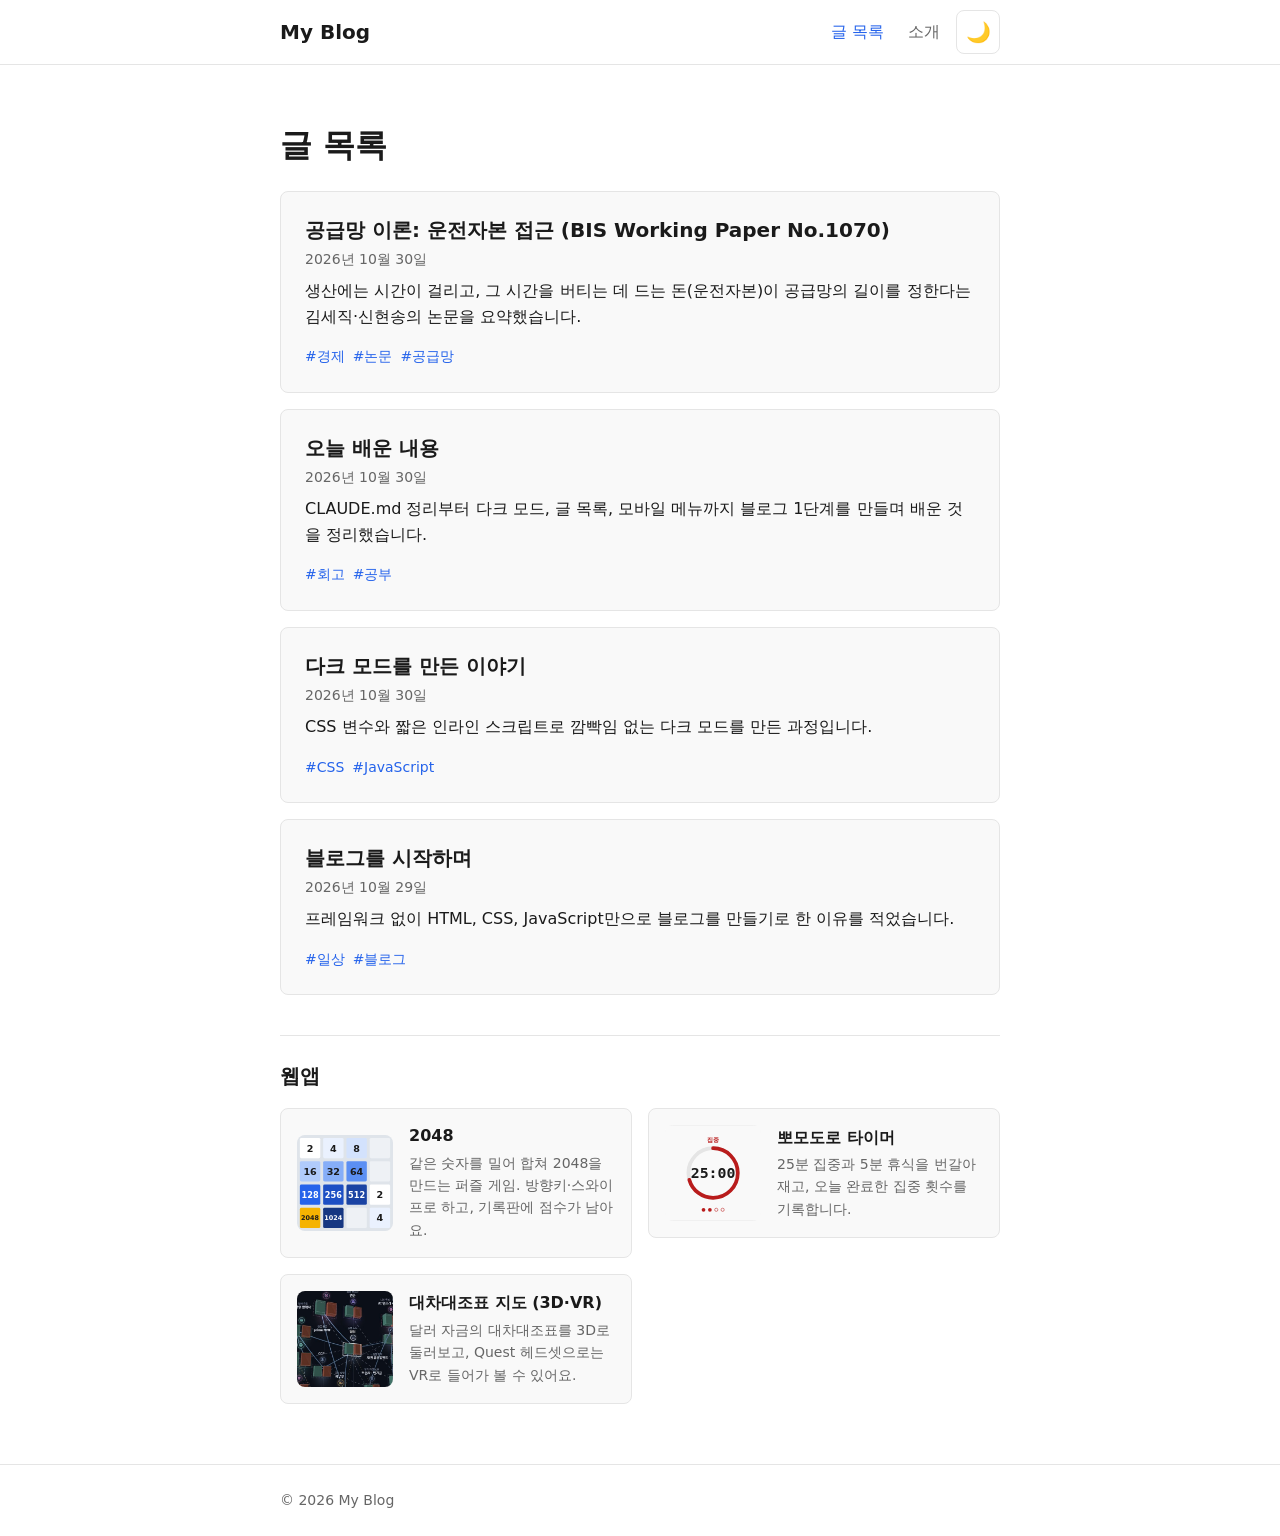
<file: index.html>
<!DOCTYPE html>
<html lang="ko">
<head>
  <meta charset="UTF-8">
  <meta name="viewport" content="width=device-width, initial-scale=1">
  <script>
    // 깜빡임(FOUC) 방지: 저장된 선택 → 시스템 설정 순서로 테마를 정한다.
    (() => {
      let theme = null;
      try {
        theme = localStorage.getItem('theme');
      } catch (error) {
        theme = null;
      }
      if (theme !== 'light' && theme !== 'dark') {
        theme = window.matchMedia('(prefers-color-scheme: dark)').matches ? 'dark' : 'light';
      }
      document.documentElement.dataset.theme = theme;
    })();
  </script>
  <meta name="description" content="My Blog의 글 목록">
  <title>My Blog</title>
  <link rel="stylesheet" href="css/reset.css">
  <link rel="stylesheet" href="css/variables.css">
  <link rel="stylesheet" href="css/style.css">
  <script src="js/theme.js" defer></script>
  <script src="js/main.js" defer></script>
  <script type="module" src="js/posts.js"></script>
</head>
<body>
  <header class="site-header">
    <div class="container site-header__inner">
      <a class="site-header__title" href="index.html">My Blog</a>
      <button class="theme-toggle" type="button" aria-label="다크 모드로 전환">🌙</button>
      <button class="nav-toggle" type="button" aria-controls="site-nav" aria-expanded="false" aria-label="메뉴 열기">☰</button>
      <nav class="nav" id="site-nav" aria-label="주 메뉴">
        <ul class="nav__list">
          <li><a class="nav__link nav__link--active" href="index.html" aria-current="page">글 목록</a></li>
          <li><a class="nav__link" href="about.html">소개</a></li>
        </ul>
      </nav>
    </div>
  </header>

  <main class="main">
    <div class="container">
      <h1 class="page-title">글 목록</h1>
      <div class="post-list-area" aria-live="polite">
        <p class="page-text">글을 불러오는 중입니다…</p>
      </div>

      <section class="app-section" aria-labelledby="apps-title">
        <h2 class="app-section__title" id="apps-title">웹앱</h2>
        <ul class="app-list">
          <li>
            <article class="app-card">
              <img class="app-card__image" src="apps/game-2048/preview.svg" alt="2048 게임 화면 미리보기: 숫자 타일이 놓인 4×4 게임판" width="400" height="400" loading="lazy">
              <div class="app-card__body">
                <h3 class="app-card__title"><a class="app-card__link" href="apps/game-2048/">2048</a></h3>
                <p class="app-card__desc">같은 숫자를 밀어 합쳐 2048을 만드는 퍼즐 게임. 방향키·스와이프로 하고, 기록판에 점수가 남아요.</p>
              </div>
            </article>
          </li>
          <li>
            <article class="app-card">
              <img class="app-card__image" src="apps/pomodoro/preview.svg" alt="빨간 진행 링 안에 25:00이 표시된 뽀모도로 타이머 화면" width="640" height="360" loading="lazy">
              <div class="app-card__body">
                <h3 class="app-card__title"><a class="app-card__link" href="apps/pomodoro/">뽀모도로 타이머</a></h3>
                <p class="app-card__desc">25분 집중과 5분 휴식을 번갈아 재고, 오늘 완료한 집중 횟수를 기록합니다.</p>
              </div>
            </article>
          </li>
          <li>
            <article class="app-card">
              <img class="app-card__image" src="apps/balance-map/preview.svg" alt="어두운 공간에 연준, 달러, 은행 등 주체마다 초록·주황 상자 한 쌍이 떠 있고 선으로 이어진 3D 지도" width="640" height="360" loading="lazy">
              <div class="app-card__body">
                <h3 class="app-card__title"><a class="app-card__link" href="https://classicbob0202-design.github.io/balance-map-vr/">대차대조표 지도 (3D·VR)</a></h3>
                <p class="app-card__desc">달러 자금의 대차대조표를 3D로 둘러보고, Quest 헤드셋으로는 VR로 들어가 볼 수 있어요.</p>
              </div>
            </article>
          </li>
        </ul>
      </section>
    </div>
  </main>

  <footer class="site-footer">
    <div class="container">
      <p>© 2026 My Blog</p>
    </div>
  </footer>
</body>
</html>
</file>
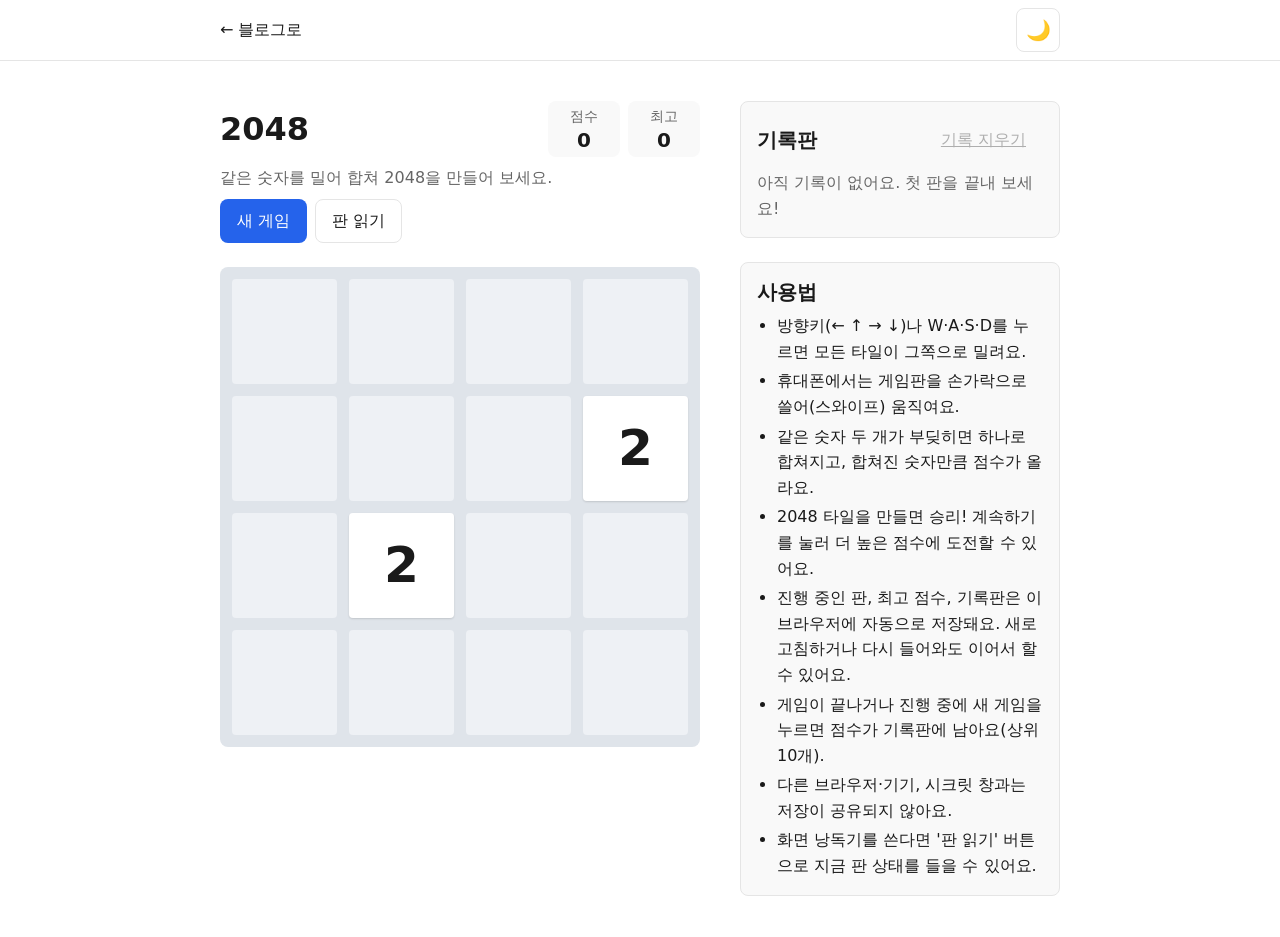
<file: apps/game-2048/index.html>
<!DOCTYPE html>
<html lang="ko">
<head>
  <meta charset="UTF-8">
  <meta name="viewport" content="width=device-width, initial-scale=1">
  <script>
    // 깜빡임(FOUC) 방지: 저장된 선택 → 시스템 설정 순서로 테마를 정한다.
    (() => {
      let theme = null;
      try {
        theme = localStorage.getItem('theme');
      } catch (error) {
        theme = null;
      }
      if (theme !== 'light' && theme !== 'dark') {
        theme = window.matchMedia('(prefers-color-scheme: dark)').matches ? 'dark' : 'light';
      }
      document.documentElement.dataset.theme = theme;
    })();
  </script>
  <meta name="color-scheme" content="light dark">
  <meta name="description" content="같은 숫자를 밀어 합쳐 2048을 만드는 퍼즐 게임">
  <title>2048 · My Blog</title>
  <link rel="stylesheet" href="style.css">
  <script src="theme.js" defer></script>
  <script type="module" src="main.js"></script>
</head>
<body>
  <header class="top-bar">
    <div class="top-bar__inner">
      <a class="top-bar__back" href="../../">← 블로그로</a>
      <button class="theme-toggle" type="button" aria-label="다크 모드로 전환">🌙</button>
    </div>
  </header>

  <main class="game-page">
    <div class="game-page__play">
      <div class="game-header">
        <h1 class="game-header__title">2048</h1>
        <div class="score-board">
          <div class="score-box score-box--current">
            <span class="score-box__label">점수</span>
            <span class="score-box__value" id="score-value">0</span>
            <span class="score-box__gain" aria-hidden="true"></span>
          </div>
          <div class="score-box score-box--best">
            <span class="score-box__label">최고</span>
            <span class="score-box__value" id="best-value">0</span>
          </div>
        </div>
        <p class="game-header__intro">같은 숫자를 밀어 합쳐 2048을 만들어 보세요.</p>
        <div class="game-header__actions">
          <button class="button button--primary" type="button" id="new-game">새 게임</button>
          <button class="button button--secondary" type="button" id="read-board">판 읽기</button>
        </div>
      </div>

      <div class="game-board" id="game-board" role="group" aria-label="2048 게임판"
           aria-describedby="game-board-desc" tabindex="-1">
        <div class="game-board__grid" aria-hidden="true">
          <div class="game-board__cell"></div>
          <div class="game-board__cell"></div>
          <div class="game-board__cell"></div>
          <div class="game-board__cell"></div>
          <div class="game-board__cell"></div>
          <div class="game-board__cell"></div>
          <div class="game-board__cell"></div>
          <div class="game-board__cell"></div>
          <div class="game-board__cell"></div>
          <div class="game-board__cell"></div>
          <div class="game-board__cell"></div>
          <div class="game-board__cell"></div>
          <div class="game-board__cell"></div>
          <div class="game-board__cell"></div>
          <div class="game-board__cell"></div>
          <div class="game-board__cell"></div>
        </div>
        <div class="game-board__tiles" aria-hidden="true"></div>
        <div class="game-message" role="dialog" aria-modal="true"
             aria-labelledby="game-message-title" aria-describedby="game-message-text" hidden>
          <h2 class="game-message__title" id="game-message-title"></h2>
          <p class="game-message__text" id="game-message-text"></p>
          <div class="game-message__actions"></div>
        </div>
      </div>
      <p class="visually-hidden" id="game-board-desc">방향키나 W·A·S·D, 스와이프로 타일을 움직여요. 판 상태는 '판 읽기' 버튼으로 들을 수 있어요.</p>
    </div>

    <aside class="game-page__side">
      <section class="records" aria-labelledby="records-title">
        <div class="records__head">
          <h2 class="records__title" id="records-title">기록판</h2>
          <button class="button button--text records__reset" type="button">기록 지우기</button>
        </div>
        <ol class="records__list"></ol>
        <p class="records__empty">아직 기록이 없어요. 첫 판을 끝내 보세요!</p>
      </section>

      <section class="help" aria-labelledby="help-title">
        <h2 class="help__title" id="help-title">사용법</h2>
        <ul class="help__list">
          <li class="help__item">방향키(← ↑ → ↓)나 W·A·S·D를 누르면 모든 타일이 그쪽으로 밀려요.</li>
          <li class="help__item">휴대폰에서는 게임판을 손가락으로 쓸어(스와이프) 움직여요.</li>
          <li class="help__item">같은 숫자 두 개가 부딪히면 하나로 합쳐지고, 합쳐진 숫자만큼 점수가 올라요.</li>
          <li class="help__item">2048 타일을 만들면 승리! 계속하기를 눌러 더 높은 점수에 도전할 수 있어요.</li>
          <li class="help__item">진행 중인 판, 최고 점수, 기록판은 이 브라우저에 자동으로 저장돼요. 새로고침하거나 다시 들어와도 이어서 할 수 있어요.</li>
          <li class="help__item">게임이 끝나거나 진행 중에 새 게임을 누르면 점수가 기록판에 남아요(상위 10개).</li>
          <li class="help__item">다른 브라우저·기기, 시크릿 창과는 저장이 공유되지 않아요.</li>
          <li class="help__item">화면 낭독기를 쓴다면 '판 읽기' 버튼으로 지금 판 상태를 들을 수 있어요.</li>
        </ul>
      </section>
    </aside>
  </main>

  <p class="visually-hidden" id="announcer" aria-live="polite"></p>
</body>
</html>
</file>
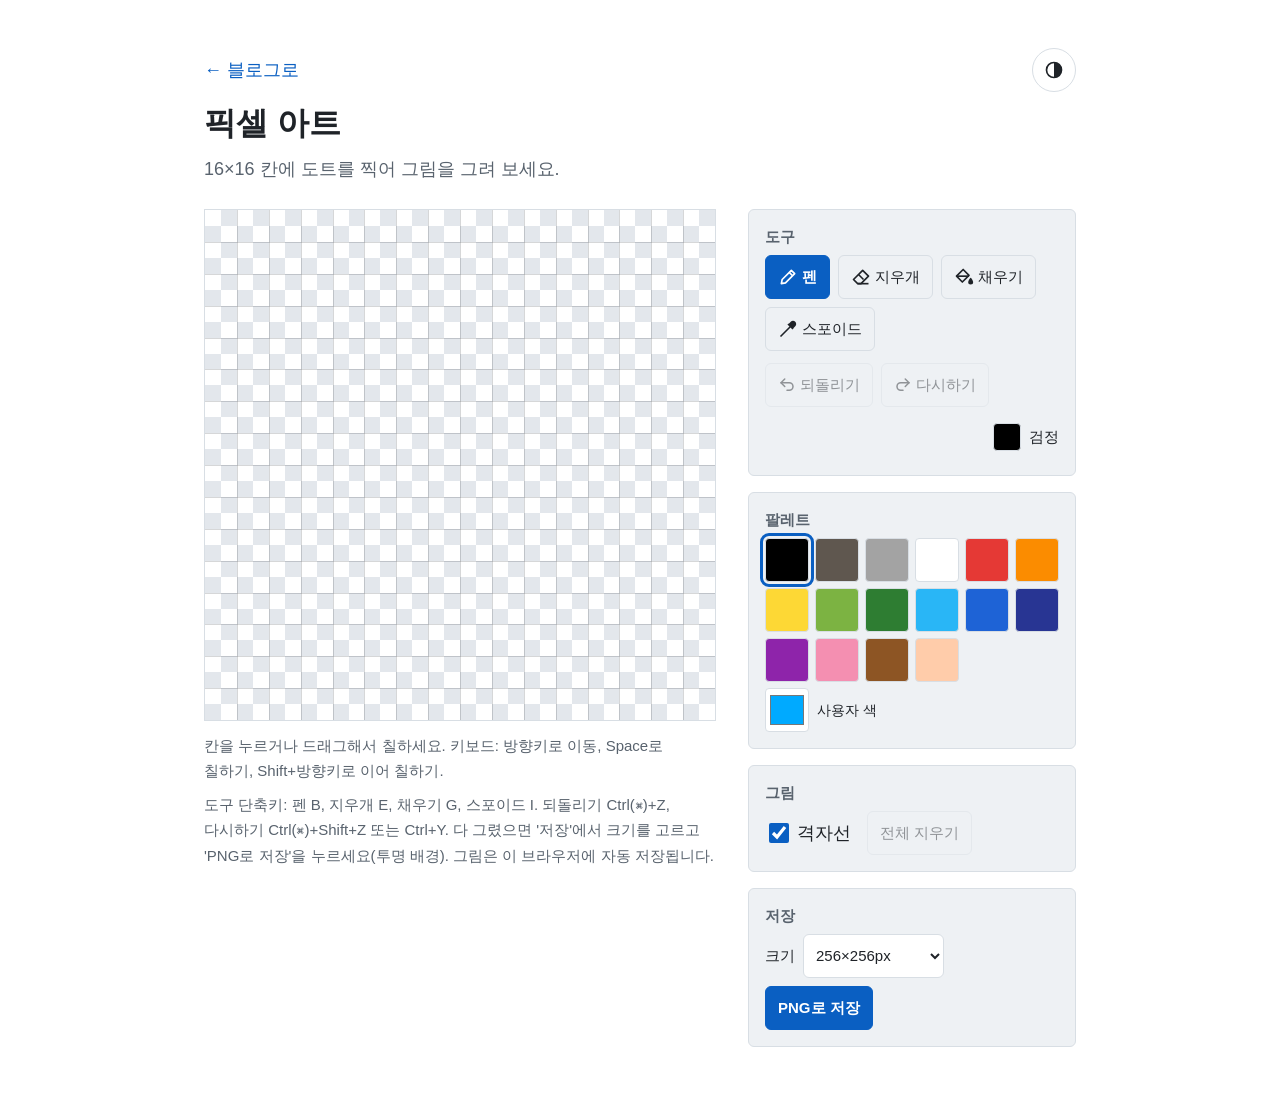
<file: apps/pixel-art/index.html>
<!doctype html>
<html lang="ko">
<head>
  <script>
    (function () {
      var theme;
      try {
        theme = localStorage.getItem('theme');
      } catch (e) {}
      if (theme !== 'light' && theme !== 'dark') {
        theme = window.matchMedia('(prefers-color-scheme: dark)').matches ? 'dark' : 'light';
      }
      document.documentElement.setAttribute('data-theme', theme);
    })();
  </script>
  <meta charset="utf-8">
  <meta name="viewport" content="width=device-width, initial-scale=1">
  <meta name="color-scheme" content="light dark">
  <meta name="description" content="16×16 격자에 도트를 찍어 그리고 PNG로 저장하는 픽셀 아트 에디터">
  <title>픽셀 아트 · 내 블로그</title>
  <link rel="stylesheet" href="style.css">
  <script type="module" src="main.js"></script>
</head>
<body>
  <div class="page">
    <header class="app-header">
      <nav class="app-nav">
        <a class="back-link" href="../../">← 블로그로</a>
        <button class="theme-toggle" type="button" aria-label="다크 모드" aria-pressed="false" title="다크 모드 전환">
          <svg aria-hidden="true" viewBox="0 0 24 24" width="20" height="20">
            <circle cx="12" cy="12" r="9" fill="none" stroke="currentColor" stroke-width="2"/>
            <path d="M12 3a9 9 0 0 1 0 18z" fill="currentColor"/>
          </svg>
        </button>
      </nav>
      <h1 class="app-title">픽셀 아트</h1>
      <p class="app-intro">16×16 칸에 도트를 찍어 그림을 그려 보세요.</p>
    </header>

    <main class="editor">
      <div class="canvas-area">
        <canvas id="canvas" class="pixel-canvas" tabindex="0" role="application" aria-roledescription="픽셀 그림판" aria-label="16×16 그림판" aria-describedby="canvas-help usage-help"></canvas>
        <p class="canvas-help" id="canvas-help">칸을 누르거나 드래그해서 칠하세요. 키보드: 방향키로 이동, Space로 칠하기, Shift+방향키로 이어 칠하기.</p>
        <p class="canvas-help" id="usage-help">도구 단축키: 펜 B, 지우개 E, 채우기 G, 스포이드 I. 되돌리기 Ctrl(⌘)+Z, 다시하기 Ctrl(⌘)+Shift+Z 또는 Ctrl+Y. 다 그렸으면 '저장'에서 크기를 고르고 'PNG로 저장'을 누르세요(투명 배경). 그림은 이 브라우저에 자동 저장됩니다.</p>
      </div>

      <div class="panel">
        <section class="panel-section" aria-labelledby="tools-title">
          <h2 class="panel-title" id="tools-title">도구</h2>
          <div class="tool-row" role="group" aria-label="도구">
            <button type="button" class="tool-button" data-tool="pen" aria-pressed="true" title="펜 (B)">
              <svg aria-hidden="true" viewBox="0 0 24 24" width="20" height="20" fill="none" stroke="currentColor" stroke-width="2" stroke-linejoin="round">
                <path d="M4 20l1-5L16 4l4 4L9 19z"/>
                <path d="M13.5 6.5l4 4"/>
              </svg>
              <span>펜</span>
            </button>
            <button type="button" class="tool-button" data-tool="eraser" aria-pressed="false" title="지우개 (E)">
              <svg aria-hidden="true" viewBox="0 0 24 24" width="20" height="20" fill="none" stroke="currentColor" stroke-width="2" stroke-linejoin="round">
                <path d="M8 20l-5-5L14 4l7 7-9 9z"/>
                <path d="M8 20h13"/>
                <path d="M9 9l6 6"/>
              </svg>
              <span>지우개</span>
            </button>
            <button type="button" class="tool-button" data-tool="fill" aria-pressed="false" title="채우기 (G)">
              <svg aria-hidden="true" viewBox="0 0 24 24" width="20" height="20" fill="none" stroke="currentColor" stroke-width="2" stroke-linejoin="round">
                <path d="M11 3L3 11l7 7 8-8z"/>
                <path d="M3 11h15"/>
                <path d="M20 14c0 0 2 2.5 2 4a2 2 0 0 1-4 0c0-1.5 2-4 2-4z" fill="currentColor"/>
              </svg>
              <span>채우기</span>
            </button>
            <button type="button" class="tool-button" data-tool="picker" aria-pressed="false" title="스포이드 (I)">
              <svg aria-hidden="true" viewBox="0 0 24 24" width="20" height="20" fill="none" stroke="currentColor" stroke-width="2" stroke-linejoin="round">
                <path d="M14 6l4 4"/>
                <path d="M16 4a2.8 2.8 0 0 1 4 4l-2 2-4-4z" fill="currentColor"/>
                <path d="M15 9L6 18l-3 3"/>
                <path d="M12 6l6 6"/>
              </svg>
              <span>스포이드</span>
            </button>
          </div>
          <div class="action-row">
            <button type="button" class="button secondary" id="undo" disabled title="되돌리기 (Ctrl+Z)">
              <svg aria-hidden="true" viewBox="0 0 24 24" width="18" height="18" fill="none" stroke="currentColor" stroke-width="2" stroke-linecap="round" stroke-linejoin="round">
                <path d="M9 14L4 9l5-5"/>
                <path d="M4 9h11a5 5 0 0 1 0 10h-3"/>
              </svg>
              <span>되돌리기</span>
            </button>
            <button type="button" class="button secondary" id="redo" disabled title="다시하기 (Ctrl+Shift+Z)">
              <svg aria-hidden="true" viewBox="0 0 24 24" width="18" height="18" fill="none" stroke="currentColor" stroke-width="2" stroke-linecap="round" stroke-linejoin="round">
                <path d="M15 14l5-5-5-5"/>
                <path d="M20 9H9a5 5 0 0 0 0 10h3"/>
              </svg>
              <span>다시하기</span>
            </button>
            <p class="color-chip">
              <span class="chip-swatch" id="chip-swatch" aria-hidden="true"></span>
              <span><span class="sr-only">현재 색: </span><span id="chip-label">검정</span></span>
            </p>
          </div>
        </section>

        <section class="panel-section" aria-labelledby="palette-title">
          <h2 class="panel-title" id="palette-title">팔레트</h2>
          <div class="palette" id="palette" role="group" aria-label="팔레트">
            <label class="custom-color" id="custom-color-label">
              <input type="color" id="custom-color" value="#00aaff">
              <span>사용자 색</span>
            </label>
          </div>
        </section>

        <section class="panel-section" aria-labelledby="canvas-options-title">
          <h2 class="panel-title" id="canvas-options-title">그림</h2>
          <div class="action-row">
            <label class="check-label">
              <input type="checkbox" id="show-grid" checked>
              <span>격자선</span>
            </label>
            <button type="button" class="button secondary" id="clear" disabled>전체 지우기</button>
          </div>
        </section>

        <section class="panel-section" aria-labelledby="export-title">
          <h2 class="panel-title" id="export-title">저장</h2>
          <div class="action-row">
            <label class="select-label" for="export-scale">크기</label>
            <select id="export-scale" class="select">
              <option value="1">16×16px (원본)</option>
              <option value="8">128×128px</option>
              <option value="16" selected>256×256px</option>
              <option value="32">512×512px</option>
            </select>
            <button type="button" class="button primary" id="save-png">PNG로 저장</button>
          </div>
        </section>
      </div>

      <p class="sr-only" id="announcer" aria-live="polite"></p>
    </main>
  </div>
</body>
</html>
</file>
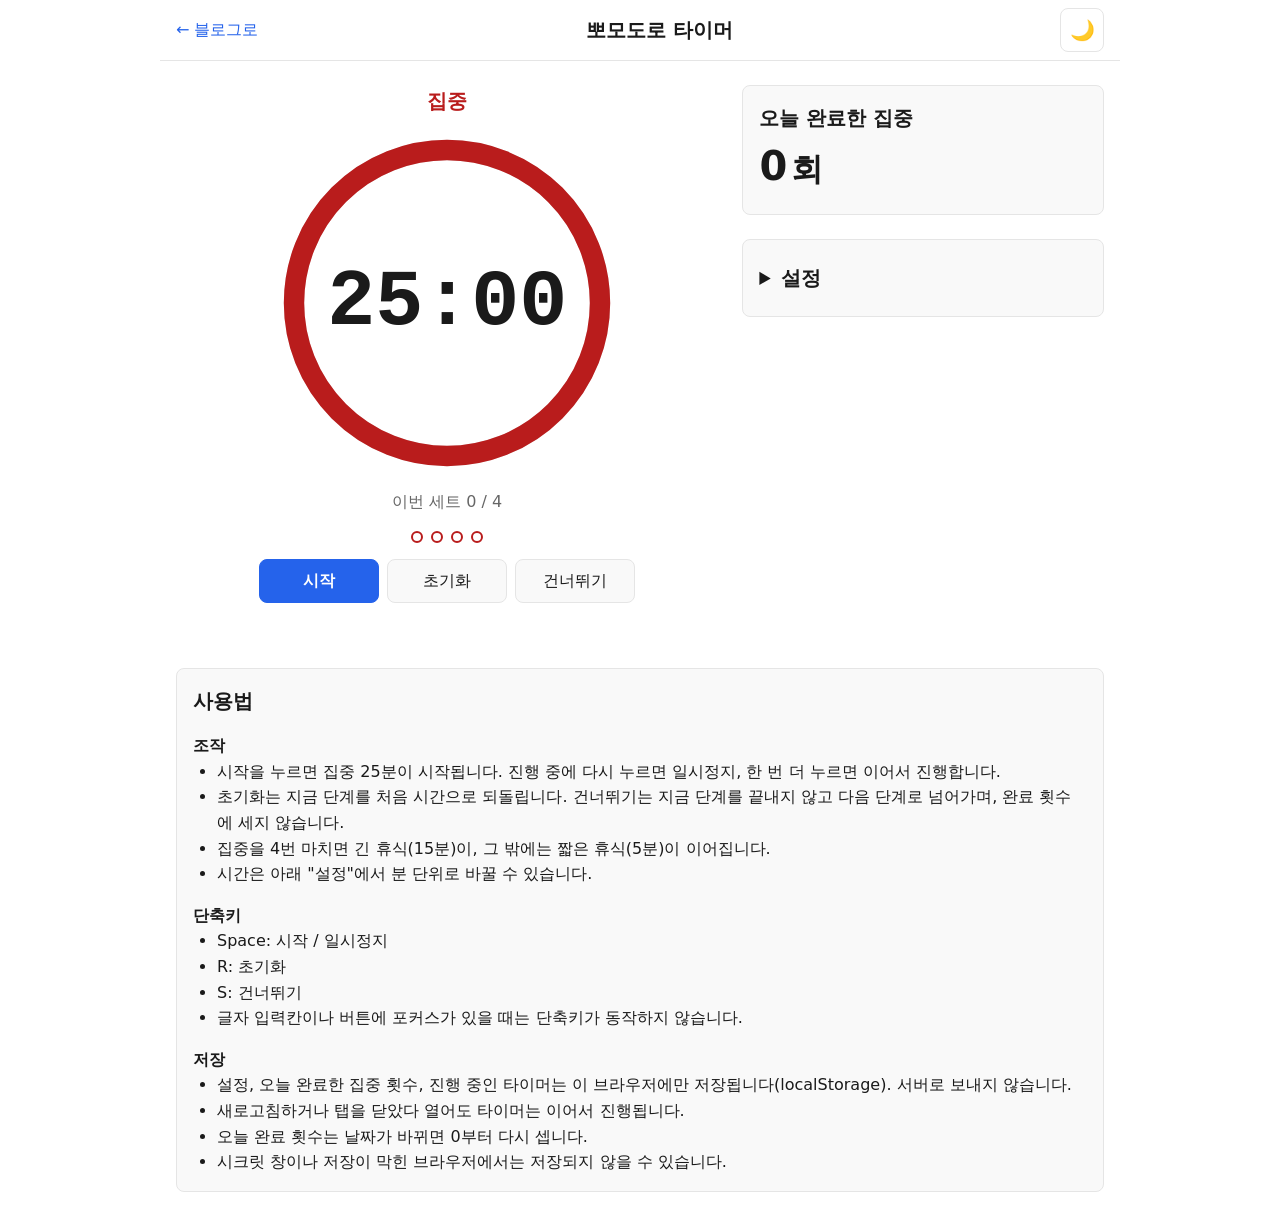
<file: apps/pomodoro/index.html>
<!doctype html>
<html lang="ko" data-theme="light">
<head>
  <meta charset="utf-8">
  <meta name="viewport" content="width=device-width, initial-scale=1">
  <title>25:00 집중 - 뽀모도로</title>
  <meta name="description" content="집중과 휴식을 번갈아 재는 뽀모도로 타이머">
  <script>
    // 깜빡임(FOUC) 방지: 저장된 선택 → 시스템 설정 순서로 테마를 정한다.
    (() => {
      let theme = null;
      try {
        theme = localStorage.getItem('theme');
      } catch (error) {
        theme = null;
      }
      if (theme !== 'light' && theme !== 'dark') {
        theme = window.matchMedia('(prefers-color-scheme: dark)').matches ? 'dark' : 'light';
      }
      document.documentElement.dataset.theme = theme;
    })();
  </script>
  <link rel="stylesheet" href="style.css">
  <script src="theme.js" defer></script>
  <script type="module" src="main.js"></script>
</head>
<body>
  <header class="app-header">
    <a class="app-header__back" href="../../">← 블로그로</a>
    <h1 class="app-header__title">뽀모도로 타이머</h1>
    <button class="theme-toggle" type="button" aria-label="다크 모드로 전환">🌙</button>
  </header>

  <main class="app">
    <section class="timer timer--focus" aria-labelledby="timer-phase">
      <p class="timer__phase" id="timer-phase">집중</p>
      <div class="timer__dial">
        <svg class="timer__ring" viewBox="0 0 100 100" aria-hidden="true" focusable="false">
          <circle class="timer__ring-track" cx="50" cy="50" r="45"></circle>
          <circle class="timer__ring-progress" cx="50" cy="50" r="45"></circle>
        </svg>
        <p class="timer__time">25:00</p>
      </div>
      <p class="timer__set">이번 세트 <span class="timer__set-count">0</span> / <span class="timer__set-total">4</span></p>
      <div class="timer__dots" aria-hidden="true"></div>
      <div class="timer__controls">
        <button class="button button--primary" type="button" data-action="toggle">시작</button>
        <button class="button" type="button" data-action="reset">초기화</button>
        <button class="button" type="button" data-action="skip">건너뛰기</button>
      </div>
      <p class="timer__message"></p>
      <p class="visually-hidden" aria-live="polite" data-role="announcer"></p>
    </section>

    <aside class="side">
      <section class="today" aria-labelledby="today-title">
        <h2 class="today__title" id="today-title">오늘 완료한 집중</h2>
        <p class="today__count"><span class="today__number">0</span>회</p>
      </section>

      <details class="settings">
        <summary class="settings__summary">설정</summary>
        <form class="settings__form" novalidate>
          <div class="settings__field">
            <label class="settings__label" for="focus-min">집중 (분, 1~90)</label>
            <input class="settings__input" id="focus-min" name="focusMin" type="number"
                   inputmode="numeric" min="1" max="90" step="1" aria-describedby="focus-min-error">
            <p class="settings__error" id="focus-min-error"></p>
          </div>
          <div class="settings__field">
            <label class="settings__label" for="short-min">짧은 휴식 (분, 1~30)</label>
            <input class="settings__input" id="short-min" name="shortMin" type="number"
                   inputmode="numeric" min="1" max="30" step="1" aria-describedby="short-min-error">
            <p class="settings__error" id="short-min-error"></p>
          </div>
          <div class="settings__field">
            <label class="settings__label" for="long-min">긴 휴식 (분, 1~60)</label>
            <input class="settings__input" id="long-min" name="longMin" type="number"
                   inputmode="numeric" min="1" max="60" step="1" aria-describedby="long-min-error">
            <p class="settings__error" id="long-min-error"></p>
          </div>
          <div class="settings__field">
            <label class="settings__label" for="long-every">긴 휴식까지 집중 횟수 (2~8)</label>
            <input class="settings__input" id="long-every" name="longEvery" type="number"
                   inputmode="numeric" min="2" max="8" step="1" aria-describedby="long-every-error">
            <p class="settings__error" id="long-every-error"></p>
          </div>
          <label class="settings__check"><input class="settings__checkbox" type="checkbox" name="autoStart"> 다음 단계 자동 시작</label>
          <label class="settings__check"><input class="settings__checkbox" type="checkbox" name="sound"> 끝날 때 소리 내기</label>
          <label class="settings__check"><input class="settings__checkbox" type="checkbox" name="notify"> 브라우저 알림 받기</label>
          <p class="settings__note"></p>
          <button class="button button--primary" type="submit">설정 저장</button>
          <p class="settings__status" aria-live="polite"></p>
        </form>
      </details>
    </aside>

    <section class="help" aria-labelledby="help-title">
      <h2 class="help__title" id="help-title">사용법</h2>
      <h3 class="help__subtitle">조작</h3>
      <ul class="help__list">
        <li class="help__item">시작을 누르면 집중 <span class="help__value" data-help="focusMin">25</span>분이 시작됩니다. 진행 중에 다시 누르면 일시정지, 한 번 더 누르면 이어서 진행합니다.</li>
        <li class="help__item">초기화는 지금 단계를 처음 시간으로 되돌립니다. 건너뛰기는 지금 단계를 끝내지 않고 다음 단계로 넘어가며, 완료 횟수에 세지 않습니다.</li>
        <li class="help__item">집중을 <span class="help__value" data-help="longEvery">4</span>번 마치면 긴 휴식(<span class="help__value" data-help="longMin">15</span>분)이, 그 밖에는 짧은 휴식(<span class="help__value" data-help="shortMin">5</span>분)이 이어집니다.</li>
        <li class="help__item">시간은 아래 "설정"에서 분 단위로 바꿀 수 있습니다.</li>
      </ul>
      <h3 class="help__subtitle">단축키</h3>
      <ul class="help__list">
        <li class="help__item">Space: 시작 / 일시정지</li>
        <li class="help__item">R: 초기화</li>
        <li class="help__item">S: 건너뛰기</li>
        <li class="help__item">글자 입력칸이나 버튼에 포커스가 있을 때는 단축키가 동작하지 않습니다.</li>
      </ul>
      <h3 class="help__subtitle">저장</h3>
      <ul class="help__list">
        <li class="help__item">설정, 오늘 완료한 집중 횟수, 진행 중인 타이머는 이 브라우저에만 저장됩니다(localStorage). 서버로 보내지 않습니다.</li>
        <li class="help__item">새로고침하거나 탭을 닫았다 열어도 타이머는 이어서 진행됩니다.</li>
        <li class="help__item">오늘 완료 횟수는 날짜가 바뀌면 0부터 다시 셉니다.</li>
        <li class="help__item">시크릿 창이나 저장이 막힌 브라우저에서는 저장되지 않을 수 있습니다.</li>
      </ul>
    </section>
  </main>
</body>
</html>
</file>
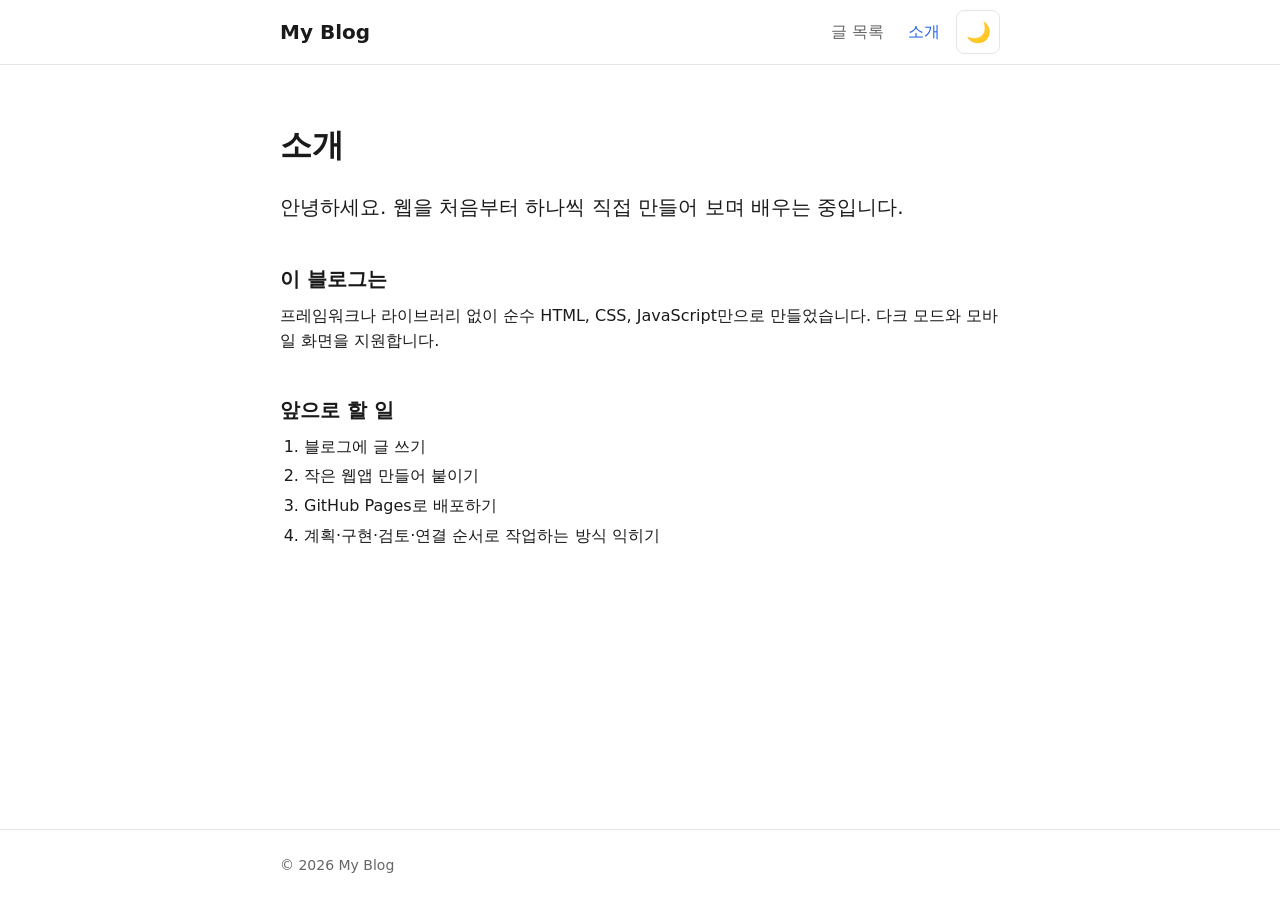
<file: about.html>
<!DOCTYPE html>
<html lang="ko">
<head>
  <meta charset="UTF-8">
  <meta name="viewport" content="width=device-width, initial-scale=1">
  <script>
    // 깜빡임(FOUC) 방지: 저장된 선택 → 시스템 설정 순서로 테마를 정한다.
    (() => {
      let theme = null;
      try {
        theme = localStorage.getItem('theme');
      } catch (error) {
        theme = null;
      }
      if (theme !== 'light' && theme !== 'dark') {
        theme = window.matchMedia('(prefers-color-scheme: dark)').matches ? 'dark' : 'light';
      }
      document.documentElement.dataset.theme = theme;
    })();
  </script>
  <meta name="description" content="My Blog 소개">
  <title>소개 - My Blog</title>
  <link rel="stylesheet" href="css/reset.css">
  <link rel="stylesheet" href="css/variables.css">
  <link rel="stylesheet" href="css/style.css">
  <script src="js/theme.js" defer></script>
  <script src="js/main.js" defer></script>
</head>
<body>
  <header class="site-header">
    <div class="container site-header__inner">
      <a class="site-header__title" href="index.html">My Blog</a>
      <button class="theme-toggle" type="button" aria-label="다크 모드로 전환">🌙</button>
      <button class="nav-toggle" type="button" aria-controls="site-nav" aria-expanded="false" aria-label="메뉴 열기">☰</button>
      <nav class="nav" id="site-nav" aria-label="주 메뉴">
        <ul class="nav__list">
          <li><a class="nav__link" href="index.html">글 목록</a></li>
          <li><a class="nav__link nav__link--active" href="about.html" aria-current="page">소개</a></li>
        </ul>
      </nav>
    </div>
  </header>

  <main class="main">
    <article class="container about">
      <h1 class="page-title">소개</h1>
      <p class="about__lead">안녕하세요. 웹을 처음부터 하나씩 직접 만들어 보며 배우는 중입니다.</p>

      <section class="about__section" aria-labelledby="about-blog">
        <h2 class="about__heading" id="about-blog">이 블로그는</h2>
        <p>프레임워크나 라이브러리 없이 순수 HTML, CSS, JavaScript만으로 만들었습니다. 다크 모드와 모바일 화면을 지원합니다.</p>
      </section>

      <section class="about__section" aria-labelledby="about-plan">
        <h2 class="about__heading" id="about-plan">앞으로 할 일</h2>
        <ol class="about__list">
          <li>블로그에 글 쓰기</li>
          <li>작은 웹앱 만들어 붙이기</li>
          <li>GitHub Pages로 배포하기</li>
          <li>계획·구현·검토·연결 순서로 작업하는 방식 익히기</li>
        </ol>
      </section>
    </article>
  </main>

  <footer class="site-footer">
    <div class="container">
      <p>© 2026 My Blog</p>
    </div>
  </footer>
</body>
</html>
</file>
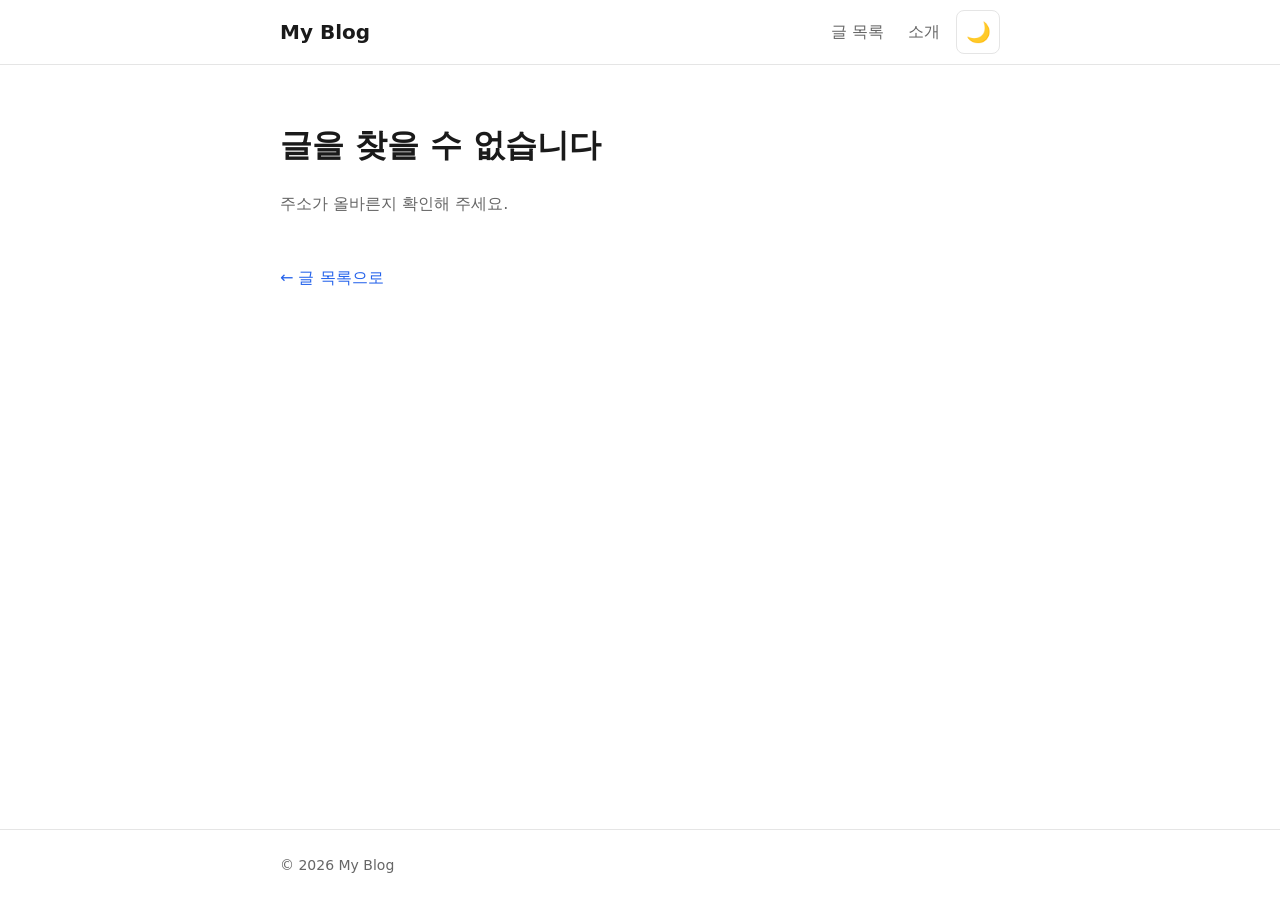
<file: post.html>
<!DOCTYPE html>
<html lang="ko">
<head>
  <meta charset="UTF-8">
  <meta name="viewport" content="width=device-width, initial-scale=1">
  <script>
    // 깜빡임(FOUC) 방지: 저장된 선택 → 시스템 설정 순서로 테마를 정한다.
    (() => {
      let theme = null;
      try {
        theme = localStorage.getItem('theme');
      } catch (error) {
        theme = null;
      }
      if (theme !== 'light' && theme !== 'dark') {
        theme = window.matchMedia('(prefers-color-scheme: dark)').matches ? 'dark' : 'light';
      }
      document.documentElement.dataset.theme = theme;
    })();
  </script>
  <meta name="description" content="My Blog의 글">
  <title>글 - My Blog</title>
  <link rel="stylesheet" href="css/reset.css">
  <link rel="stylesheet" href="css/variables.css">
  <link rel="stylesheet" href="css/style.css">
  <script src="js/theme.js" defer></script>
  <script src="js/main.js" defer></script>
  <script type="module" src="js/posts.js"></script>
</head>
<body>
  <header class="site-header">
    <div class="container site-header__inner">
      <a class="site-header__title" href="index.html">My Blog</a>
      <button class="theme-toggle" type="button" aria-label="다크 모드로 전환">🌙</button>
      <button class="nav-toggle" type="button" aria-controls="site-nav" aria-expanded="false" aria-label="메뉴 열기">☰</button>
      <nav class="nav" id="site-nav" aria-label="주 메뉴">
        <ul class="nav__list">
          <li><a class="nav__link" href="index.html">글 목록</a></li>
          <li><a class="nav__link" href="about.html">소개</a></li>
        </ul>
      </nav>
    </div>
  </header>

  <main class="main">
    <article class="container post-detail" aria-live="polite">
      <p class="page-text">글을 불러오는 중입니다…</p>
    </article>
  </main>

  <footer class="site-footer">
    <div class="container">
      <p>© 2026 My Blog</p>
    </div>
  </footer>
</body>
</html>
</file>
<file: css/variables.css>
/* 색상·폰트·간격 변수 (라이트/다크 테마) */
:root {
  /* 색상 */
  --bg: #ffffff;
  --text: #1a1a1a;
  --text-muted: #666666;
  --accent: #2563eb;
  --border: #e5e5e5;
  --card-bg: #f9f9f9;

  /* 폰트 */
  --font-base: system-ui, -apple-system, "Segoe UI", "Apple SD Gothic Neo", "Malgun Gothic", sans-serif;
  --font-mono: ui-monospace, "Cascadia Code", Consolas, monospace;
  --font-size-sm: 0.875rem;
  --font-size-base: 1rem;
  --font-size-lg: 1.25rem;
  --font-size-xl: clamp(1.5rem, 1.2rem + 1.5vw, 2rem);

  /* 간격 */
  --space-xs: 0.25rem;
  --space-sm: 0.5rem;
  --space-md: 1rem;
  --space-lg: 1.5rem;
  --space-xl: 2.5rem;

  /* 레이아웃 */
  --content-width: 720px;
  --gutter: 16px;
  --radius: 8px;
  --tap-size: 44px;
}

[data-theme="dark"] {
  --bg: #121212;
  --text: #e8e8e8;
  --text-muted: #a0a0a0;
  --accent: #60a5fa;
  --border: #2a2a2a;
  --card-bg: #1e1e1e;
}
</file>
<file: css/style.css>
/* 레이아웃 및 컴포넌트 스타일 (모바일 퍼스트) */

body {
  display: flex;
  flex-direction: column;
  background-color: var(--bg);
  color: var(--text);
  font-family: var(--font-base);
  font-size: var(--font-size-base);
  transition: background-color 0.2s, color 0.2s;
}

/* 공통 컨테이너: 본문 폭 제한 + 좌우 여백 */
.container {
  width: 100%;
  max-width: calc(var(--content-width) + var(--gutter) * 2);
  margin: 0 auto;
  padding: 0 var(--gutter);
}

/* 헤더 */
.site-header {
  position: relative;
  border-bottom: 1px solid var(--border);
}

.site-header__inner {
  display: flex;
  align-items: center;
  gap: var(--space-sm);
  min-height: 64px;
}

.site-header__title {
  display: inline-flex;
  align-items: center;
  min-height: var(--tap-size);
  font-size: var(--font-size-lg);
  font-weight: 700;
  text-decoration: none;
}

/* 내비게이션: 모바일에서는 헤더 아래로 펼쳐지는 메뉴 */
.nav {
  display: none;
  position: absolute;
  top: 100%;
  left: 0;
  right: 0;
  z-index: 10;
  border-bottom: 1px solid var(--border);
  background-color: var(--bg);
}

.nav--open {
  display: block;
}

.nav__list {
  display: flex;
  flex-direction: column;
  max-width: calc(var(--content-width) + var(--gutter) * 2);
  margin: 0 auto;
  padding: var(--space-xs) var(--gutter) var(--space-sm);
}

.nav__link {
  display: flex;
  align-items: center;
  min-height: var(--tap-size);
  padding: 0 var(--space-sm);
  color: var(--text-muted);
  text-decoration: none;
}

.nav__link:hover,
.nav__link--active {
  color: var(--accent);
}

/* 헤더 버튼 (다크 모드 토글·메뉴) */
.theme-toggle,
.nav-toggle {
  display: flex;
  align-items: center;
  justify-content: center;
  flex-shrink: 0;
  width: var(--tap-size);
  height: var(--tap-size);
  border: 1px solid var(--border);
  border-radius: var(--radius);
  font-size: var(--font-size-lg);
  line-height: 1;
}

.theme-toggle:hover,
.nav-toggle:hover {
  background-color: var(--card-bg);
}

.theme-toggle:focus-visible,
.nav-toggle:focus-visible {
  outline: 2px solid var(--accent);
  outline-offset: 2px;
}

.theme-toggle {
  margin-left: auto;
}

/* 본문 */
.main {
  flex: 1;
  padding: var(--space-xl) 0;
}

.page-title {
  margin-bottom: var(--space-lg);
  font-size: var(--font-size-xl);
  line-height: 1.3;
}

.page-text {
  color: var(--text-muted);
}

/* 글 목록 */
.post-list {
  display: grid;
  gap: var(--space-md);
}

.post-card {
  position: relative;
  padding: var(--space-lg) var(--space-md);
  border: 1px solid var(--border);
  border-radius: var(--radius);
  background-color: var(--card-bg);
}

.post-card:focus-within {
  outline: 2px solid var(--accent);
  outline-offset: 2px;
}

/* 카드 전체가 눌리도록(터치 영역 44px 이상) 제목 링크의 ::after가 카드를 덮는다 */
.post-card__link::after {
  content: "";
  position: absolute;
  inset: 0;
  border-radius: var(--radius);
}

.post-card__link:focus-visible {
  outline: none;
}

.post-card__title {
  font-size: var(--font-size-lg);
  line-height: 1.4;
}

.post-card__link {
  text-decoration: none;
}

.post-card__link:hover {
  color: var(--accent);
  text-decoration: underline;
}

.post-card__date {
  display: block;
  margin-top: var(--space-xs);
  color: var(--text-muted);
  font-size: var(--font-size-sm);
}

.post-card__summary {
  margin-top: var(--space-sm);
}

.post-card__tags {
  display: flex;
  flex-wrap: wrap;
  gap: var(--space-sm);
  margin-top: var(--space-md);
}

.post-card__tag {
  color: var(--accent);
  font-size: var(--font-size-sm);
}

.post-list__notice {
  margin-top: var(--space-md);
}

/* 웹앱 섹션 (index.html 글 목록 아래, 정적 HTML) */
.app-section {
  margin-top: var(--space-xl);
  padding-top: var(--space-lg);
  border-top: 1px solid var(--border);
}

.app-section__title {
  margin-bottom: var(--space-md);
  font-size: var(--font-size-lg);
}

.app-list {
  display: grid;
  gap: var(--space-md);
}

/* 카드 전체가 눌리도록 제목 링크의 ::after가 카드를 덮는다 */
.app-card {
  position: relative;
  display: grid;
  grid-template-columns: 96px 1fr;
  gap: var(--space-md);
  align-items: center;
  padding: var(--space-md);
  border: 1px solid var(--border);
  border-radius: var(--radius);
  background-color: var(--card-bg);
}

.app-card:hover {
  border-color: var(--accent);
}

.app-card:focus-within {
  outline: 2px solid var(--accent);
  outline-offset: 2px;
}

.app-card__image {
  width: 96px;
  height: 96px;
  object-fit: cover;
  border-radius: var(--radius);
}

.app-card__title {
  font-size: var(--font-size-base);
  line-height: 1.4;
}

.app-card__link {
  text-decoration: none;
}

.app-card__link:focus-visible {
  outline: none;
}

.app-card__link::after {
  content: "";
  position: absolute;
  inset: 0;
  border-radius: var(--radius);
}

.app-card__link:hover {
  color: var(--accent);
}

.app-card__desc {
  margin-top: var(--space-xs);
  color: var(--text-muted);
  font-size: var(--font-size-sm);
}

/* 글 상세 */
.post-detail__header {
  margin-bottom: var(--space-xl);
  padding-bottom: var(--space-lg);
  border-bottom: 1px solid var(--border);
}

.post-detail__title {
  font-size: var(--font-size-xl);
  line-height: 1.3;
}

.post-detail__date {
  display: block;
  margin-top: var(--space-sm);
  color: var(--text-muted);
  font-size: var(--font-size-sm);
}

.post-detail__tags {
  display: flex;
  flex-wrap: wrap;
  gap: var(--space-sm);
  margin-top: var(--space-md);
}

.post-detail__tag {
  color: var(--accent);
  font-size: var(--font-size-sm);
}

.post-detail__body {
  line-height: 1.8;
  overflow-wrap: break-word;
}

/* 본문: 마크다운 변환 결과 (클래스 없는 태그라 본문 안으로만 범위를 좁힌다) */
.post-detail__body > * + * {
  margin-top: var(--space-md);
}

.post-detail__body h2,
.post-detail__body h3,
.post-detail__body h4 {
  line-height: 1.4;
}

.post-detail__body h2 {
  font-size: var(--font-size-lg);
}

.post-detail__body h3,
.post-detail__body h4 {
  font-size: var(--font-size-base);
}

.post-detail__body > h2:not(:first-child),
.post-detail__body > h3:not(:first-child),
.post-detail__body > h4:not(:first-child) {
  margin-top: var(--space-xl);
}

.post-detail__body ul,
.post-detail__body ol {
  padding-left: var(--space-lg);
}

.post-detail__body ul {
  list-style: disc;
}

.post-detail__body ol {
  list-style: decimal;
}

.post-detail__body li + li {
  margin-top: var(--space-xs);
}

.post-detail__body a {
  color: var(--accent);
}

.post-detail__body blockquote {
  padding: var(--space-sm) var(--space-md);
  border-left: 4px solid var(--accent);
  background-color: var(--card-bg);
  color: var(--text-muted);
}

.post-detail__body code {
  padding: 0.1em 0.35em;
  border-radius: 4px;
  background-color: var(--card-bg);
  font-family: var(--font-mono);
  font-size: 0.9em;
}

.post-detail__body pre {
  overflow-x: auto;
  padding: var(--space-md);
  border: 1px solid var(--border);
  border-radius: var(--radius);
  background-color: var(--card-bg);
  line-height: 1.5;
}

.post-detail__body pre code {
  padding: 0;
  background-color: transparent;
}

.post-detail__body img {
  border-radius: var(--radius);
}

.post-detail__body hr {
  border: none;
  border-top: 1px solid var(--border);
}

.post-detail__back {
  display: inline-flex;
  align-items: center;
  min-height: var(--tap-size);
  margin-top: var(--space-xl);
  color: var(--accent);
  text-decoration: none;
}

.post-detail__back:hover {
  text-decoration: underline;
}

/* 소개 페이지 */
.about__lead {
  font-size: var(--font-size-lg);
  line-height: 1.6;
}

.about__section {
  margin-top: var(--space-xl);
}

.about__heading {
  margin-bottom: var(--space-sm);
  font-size: var(--font-size-lg);
}

.about__list {
  padding-left: var(--space-lg);
  list-style: decimal;
}

.about__list li + li {
  margin-top: var(--space-xs);
}

/* 푸터 */
.site-footer {
  padding: var(--space-lg) 0;
  border-top: 1px solid var(--border);
  color: var(--text-muted);
  font-size: var(--font-size-sm);
}

/* 태블릿 */
@media (min-width: 768px) {
  /* 태블릿 이상: 햄버거 버튼을 숨기고 메뉴를 헤더 안에 한 줄로 */
  .nav-toggle {
    display: none;
  }

  .nav {
    display: block;
    position: static;
    margin-left: auto;
    border-bottom: none;
    background-color: transparent;
  }

  .nav__list {
    flex-direction: row;
    gap: var(--space-sm);
    max-width: none;
    padding: 0;
  }

  .theme-toggle {
    order: 1;
    margin-left: 0;
  }

  .post-card {
    padding: var(--space-lg);
  }

  .app-list {
    grid-template-columns: repeat(2, 1fr);
  }
}

/* 데스크톱 */
@media (min-width: 1024px) {
  .main {
    padding: calc(var(--space-xl) * 1.5) 0;
  }
}
</file>
<file: apps/game-2048/style.css>
/* 최소 초기화 */
*,
*::before,
*::after {
  box-sizing: border-box;
}

body,
h1,
h2,
p,
ol,
ul {
  margin: 0;
}

button {
  font: inherit;
}

/* css/variables.css에서 복사 (2026-10-30) */
:root {
  /* 색상 */
  --bg: #ffffff;
  --text: #1a1a1a;
  --text-muted: #666666;
  --accent: #2563eb;
  --border: #e5e5e5;
  --card-bg: #f9f9f9;

  /* 폰트 */
  --font-base: system-ui, -apple-system, "Segoe UI", "Apple SD Gothic Neo", "Malgun Gothic", sans-serif;
  --font-mono: ui-monospace, "Cascadia Code", Consolas, monospace;
  --font-size-sm: 0.875rem;
  --font-size-base: 1rem;
  --font-size-lg: 1.25rem;
  --font-size-xl: clamp(1.5rem, 1.2rem + 1.5vw, 2rem);

  /* 간격 */
  --space-xs: 0.25rem;
  --space-sm: 0.5rem;
  --space-md: 1rem;
  --space-lg: 1.5rem;
  --space-xl: 2.5rem;

  /* 레이아웃 */
  --content-width: 720px;
  --gutter: 16px;
  --radius: 8px;
  --tap-size: 44px;
}

[data-theme="dark"] {
  --bg: #121212;
  --text: #e8e8e8;
  --text-muted: #a0a0a0;
  --accent: #60a5fa;
  --border: #2a2a2a;
  --card-bg: #1e1e1e;
}

/* 앱 전용 변수 (라이트) */
:root {
  color-scheme: light;

  --board-gap: 10px;
  --board-width: 480px;
  --side-width: 320px;

  --game-board-bg: #dfe4ea;
  --game-cell-bg: #eef1f5;
  --game-overlay: rgb(255 255 255 / 0.88);
  --game-tile-shadow: rgb(26 26 26 / 0.15);
  --button-primary-bg: #2563eb;
  --button-primary-text: #ffffff;
  --score-bg: var(--card-bg);

  --tile-2-bg: #ffffff;
  --tile-2-text: #1a1a1a;
  --tile-4-bg: #eaf1fe;
  --tile-4-text: #1a1a1a;
  --tile-8-bg: #d3e2fd;
  --tile-8-text: #1a1a1a;
  --tile-16-bg: #b0cbfb;
  --tile-16-text: #1a1a1a;
  --tile-32-bg: #86aef8;
  --tile-32-text: #1a1a1a;
  --tile-64-bg: #5b8ff3;
  --tile-64-text: #1a1a1a;
  --tile-128-bg: #2563eb;
  --tile-128-text: #ffffff;
  --tile-256-bg: #1d4fc4;
  --tile-256-text: #ffffff;
  --tile-512-bg: #1a43a3;
  --tile-512-text: #ffffff;
  --tile-1024-bg: #163782;
  --tile-1024-text: #ffffff;
  --tile-2048-bg: #f5b301;
  --tile-2048-text: #1a1a1a;
  --tile-super-bg: #1a1a1a;
  --tile-super-text: #ffffff;
}

/* 앱 전용 변수 (다크) */
[data-theme="dark"] {
  color-scheme: dark;

  --game-board-bg: #1a1d23;
  --game-cell-bg: #23272e;
  --game-overlay: rgb(18 18 18 / 0.88);
  --game-tile-shadow: transparent;
  --button-primary-bg: #60a5fa;
  --button-primary-text: #121212;
  --score-bg: var(--card-bg);

  --tile-2-bg: #353c48;
  --tile-2-text: #e8e8e8;
  --tile-4-bg: #283a54;
  --tile-4-text: #e8e8e8;
  --tile-8-bg: #24456f;
  --tile-8-text: #e8e8e8;
  --tile-16-bg: #1f5294;
  --tile-16-text: #ffffff;
  --tile-32-bg: #2563eb;
  --tile-32-text: #ffffff;
  --tile-64-bg: #3b82f6;
  --tile-64-text: #121212;
  --tile-128-bg: #60a5fa;
  --tile-128-text: #121212;
  --tile-256-bg: #86bbfb;
  --tile-256-text: #121212;
  --tile-512-bg: #aacffc;
  --tile-512-text: #121212;
  --tile-1024-bg: #cfe3fe;
  --tile-1024-text: #121212;
  --tile-2048-bg: #f5c242;
  --tile-2048-text: #121212;
  --tile-super-bg: #ffffff;
  --tile-super-text: #121212;
}

/* 기본 */
body {
  min-height: 100vh;
  background-color: var(--bg);
  color: var(--text);
  font-family: var(--font-base);
  font-size: var(--font-size-base);
  line-height: 1.6;
  transition: background-color 0.2s, color 0.2s;
}

:focus-visible {
  outline: 2px solid var(--accent);
  outline-offset: 2px;
}

.visually-hidden {
  position: absolute;
  width: 1px;
  height: 1px;
  overflow: hidden;
  clip-path: inset(50%);
  white-space: nowrap;
}

/* 상단 바 */
.top-bar {
  border-bottom: 1px solid var(--border);
}

.top-bar__inner {
  display: flex;
  justify-content: space-between;
  align-items: center;
  width: 100%;
  max-width: calc(var(--board-width) + var(--gutter) * 2);
  margin: 0 auto;
  padding: var(--space-sm) var(--gutter);
}

.top-bar__back {
  display: inline-flex;
  align-items: center;
  min-height: var(--tap-size);
  min-width: var(--tap-size);
  color: var(--text);
  text-decoration: none;
}

.top-bar__back:hover {
  color: var(--accent);
}

.theme-toggle {
  display: flex;
  align-items: center;
  justify-content: center;
  flex-shrink: 0;
  width: var(--tap-size);
  height: var(--tap-size);
  border: 1px solid var(--border);
  border-radius: var(--radius);
  background: transparent;
  color: var(--text);
  font-size: var(--font-size-lg);
  cursor: pointer;
}

.theme-toggle:hover {
  background-color: var(--card-bg);
}

/* 버튼 */
.button {
  min-height: var(--tap-size);
  min-width: var(--tap-size);
  padding-inline: var(--space-md);
  border: 1px solid transparent;
  border-radius: var(--radius);
  font: inherit;
  cursor: pointer;
}

.button--primary {
  background: var(--button-primary-bg);
  color: var(--button-primary-text);
}

.button--primary:hover {
  filter: brightness(1.08);
}

.button--secondary {
  background: transparent;
  color: var(--text);
  border-color: var(--border);
}

.button--secondary:hover {
  background: var(--card-bg);
}

.button--text {
  background: transparent;
  color: var(--text-muted);
  text-decoration: underline;
}

.button:disabled {
  opacity: 0.5;
  cursor: not-allowed;
}

/* 페이지 레이아웃 (모바일 기본: 1열) */
.game-page {
  display: grid;
  gap: var(--space-lg);
  width: 100%;
  max-width: calc(var(--board-width) + var(--gutter) * 2);
  margin: 0 auto;
  padding: var(--space-lg) var(--gutter);
}

.game-page__play,
.game-page__side {
  display: grid;
  gap: var(--space-lg);
  min-width: 0;
  align-content: start;
}

/* 게임 헤더 */
.game-header {
  display: grid;
  grid-template-columns: 1fr auto;
  align-items: center;
  gap: var(--space-sm) var(--space-md);
}

.game-header__title {
  font-size: var(--font-size-xl);
  font-weight: 700;
  line-height: 1.2;
}

.game-header__intro,
.game-header__actions {
  grid-column: 1 / -1;
}

.game-header__intro {
  color: var(--text-muted);
}

.game-header__actions {
  display: flex;
  flex-wrap: wrap;
  gap: var(--space-sm);
}

/* 점수판 */
.score-board {
  display: flex;
  gap: var(--space-sm);
}

.score-box {
  position: relative;
  display: flex;
  flex-direction: column;
  align-items: center;
  min-width: 4.5rem;
  padding: var(--space-xs) var(--space-sm);
  border-radius: var(--radius);
  background: var(--score-bg);
  text-align: center;
}

.score-box__label {
  color: var(--text-muted);
  font-size: var(--font-size-sm);
}

.score-box__value {
  font-size: var(--font-size-lg);
  font-weight: 700;
  font-variant-numeric: tabular-nums;
  line-height: 1.3;
}

.score-box__gain {
  position: absolute;
  left: 0;
  right: 0;
  bottom: 50%;
  color: var(--accent);
  font-weight: 700;
  font-variant-numeric: tabular-nums;
  opacity: 0;
  pointer-events: none;
}

.score-box__gain--show {
  animation: score-gain 600ms ease-out forwards;
}

@keyframes score-gain {
  from {
    opacity: 1;
    transform: translateY(0);
  }
  to {
    opacity: 0;
    transform: translateY(-1.5rem);
  }
}

/* 게임판 */
.game-board {
  position: relative;
  width: 100%;
  aspect-ratio: 1;
  padding: var(--board-gap);
  border-radius: var(--radius);
  background: var(--game-board-bg);
  container-type: inline-size;
  touch-action: none;
  user-select: none;
  -webkit-user-select: none;
}

.game-board__grid {
  display: grid;
  grid-template-columns: repeat(4, 1fr);
  grid-template-rows: repeat(4, 1fr);
  gap: var(--board-gap);
  height: 100%;
}

.game-board__cell {
  border-radius: 4px;
  background: var(--game-cell-bg);
}

.game-board__tiles {
  position: absolute;
  inset: var(--board-gap);
}

.game-board__tile {
  position: absolute;
  top: 0;
  left: 0;
  width: calc((100% - 3 * var(--board-gap)) / 4);
  height: calc((100% - 3 * var(--board-gap)) / 4);
  transform: translate(
    calc(var(--col) * (100% + var(--board-gap))),
    calc(var(--row) * (100% + var(--board-gap)))
  );
  transition: transform 100ms ease-in-out;
}

.game-board__tile-inner {
  display: flex;
  align-items: center;
  justify-content: center;
  width: 100%;
  height: 100%;
  border-radius: 4px;
  font-weight: 700;
  font-variant-numeric: tabular-nums;
  line-height: 1;
  text-align: center;
}

.game-board__tile--digits-1 .game-board__tile-inner,
.game-board__tile--digits-2 .game-board__tile-inner {
  font-size: 11cqi;
}

.game-board__tile--digits-3 .game-board__tile-inner {
  font-size: 9cqi;
}

.game-board__tile--digits-4 .game-board__tile-inner {
  font-size: 7.5cqi;
}

.game-board__tile--digits-5 .game-board__tile-inner {
  font-size: 6cqi;
}

.game-board__tile--digits-6 .game-board__tile-inner {
  font-size: 5cqi;
}

.game-board__tile--v2 .game-board__tile-inner {
  background: var(--tile-2-bg);
  color: var(--tile-2-text);
  box-shadow: 0 1px 2px var(--game-tile-shadow);
}

.game-board__tile--v4 .game-board__tile-inner {
  background: var(--tile-4-bg);
  color: var(--tile-4-text);
}

.game-board__tile--v8 .game-board__tile-inner {
  background: var(--tile-8-bg);
  color: var(--tile-8-text);
}

.game-board__tile--v16 .game-board__tile-inner {
  background: var(--tile-16-bg);
  color: var(--tile-16-text);
}

.game-board__tile--v32 .game-board__tile-inner {
  background: var(--tile-32-bg);
  color: var(--tile-32-text);
}

.game-board__tile--v64 .game-board__tile-inner {
  background: var(--tile-64-bg);
  color: var(--tile-64-text);
}

.game-board__tile--v128 .game-board__tile-inner {
  background: var(--tile-128-bg);
  color: var(--tile-128-text);
}

.game-board__tile--v256 .game-board__tile-inner {
  background: var(--tile-256-bg);
  color: var(--tile-256-text);
}

.game-board__tile--v512 .game-board__tile-inner {
  background: var(--tile-512-bg);
  color: var(--tile-512-text);
}

.game-board__tile--v1024 .game-board__tile-inner {
  background: var(--tile-1024-bg);
  color: var(--tile-1024-text);
}

.game-board__tile--v2048 .game-board__tile-inner {
  background: var(--tile-2048-bg);
  color: var(--tile-2048-text);
}

.game-board__tile--super .game-board__tile-inner {
  background: var(--tile-super-bg);
  color: var(--tile-super-text);
}

.game-board__tile--new .game-board__tile-inner {
  animation: tile-appear 150ms ease-out;
}

.game-board__tile--merged .game-board__tile-inner {
  animation: tile-pop 150ms ease-in-out;
}

@keyframes tile-appear {
  from {
    transform: scale(0);
  }
  to {
    transform: scale(1);
  }
}

@keyframes tile-pop {
  0% {
    transform: scale(1);
  }
  50% {
    transform: scale(1.12);
  }
  100% {
    transform: scale(1);
  }
}

/* 승리·패배 메시지 */
.game-message {
  position: absolute;
  inset: 0;
  z-index: 2;
  display: flex;
  flex-direction: column;
  align-items: center;
  justify-content: center;
  gap: var(--space-md);
  padding: var(--space-lg);
  border-radius: var(--radius);
  background: var(--game-overlay);
  text-align: center;
}

.game-message[hidden] {
  display: none;
}

.game-message__title {
  color: var(--text);
  font-size: var(--font-size-xl);
  line-height: 1.3;
}

.game-message__text {
  color: var(--text-muted);
}

.game-message__actions {
  display: flex;
  flex-wrap: wrap;
  justify-content: center;
  gap: var(--space-sm);
}

/* 기록판·사용법 공통 카드 */
.records,
.help {
  padding: var(--space-md);
  border: 1px solid var(--border);
  border-radius: var(--radius);
  background: var(--card-bg);
}

.records__head {
  display: flex;
  justify-content: space-between;
  align-items: center;
  gap: var(--space-sm);
  margin-bottom: var(--space-sm);
}

.records__title,
.help__title {
  font-size: var(--font-size-lg);
  line-height: 1.3;
}

.records__list {
  padding: 0;
  list-style: none;
}

.records__list[hidden],
.records__empty[hidden] {
  display: none;
}

.records__item {
  display: flex;
  flex-wrap: wrap;
  align-items: baseline;
  gap: var(--space-xs) var(--space-sm);
  padding: var(--space-xs) var(--space-sm);
  border-left: 3px solid transparent;
  border-bottom: 1px solid var(--border);
}

.records__item:last-child {
  border-bottom: none;
}

.records__item--latest {
  border-left-color: var(--accent);
  font-weight: 700;
}

.records__rank {
  min-width: 1.5rem;
  color: var(--text-muted);
  font-variant-numeric: tabular-nums;
}

.records__score {
  font-weight: 700;
  font-variant-numeric: tabular-nums;
  overflow-wrap: anywhere;
}

.records__badge {
  padding: 0 var(--space-xs);
  border: 1px solid var(--border);
  border-radius: var(--radius);
  color: var(--text-muted);
  font-size: var(--font-size-sm);
}

.records__meta {
  margin-left: auto;
  color: var(--text-muted);
  font-size: var(--font-size-sm);
  font-variant-numeric: tabular-nums;
}

.records__empty {
  color: var(--text-muted);
}

.help__title {
  margin-bottom: var(--space-sm);
}

.help__list {
  padding-left: 1.25rem;
}

.help__item + .help__item {
  margin-top: var(--space-xs);
}

/* 태블릿 */
@media (min-width: 768px) {
  :root {
    --board-gap: 12px;
  }

  .game-page {
    padding-block: var(--space-xl);
  }
}

/* 데스크톱: 왼쪽 게임, 오른쪽 기록판·사용법 */
@media (min-width: 1024px) {
  .top-bar__inner {
    max-width: calc(var(--board-width) + var(--side-width) + var(--space-xl) + var(--gutter) * 2);
  }

  .game-page {
    grid-template-columns: minmax(0, var(--board-width)) minmax(260px, var(--side-width));
    gap: var(--space-xl);
    justify-content: center;
    align-items: start;
    max-width: calc(var(--board-width) + var(--side-width) + var(--space-xl) + var(--gutter) * 2);
  }
}

/* 움직임 줄이기 */
@media (prefers-reduced-motion: reduce) {
  .game-board__tile,
  .game-board__tile-inner,
  .score-box__gain {
    transition: none;
    animation: none;
  }
}
</file>
<file: apps/pixel-art/style.css>
/* ---------- 디자인 토큰 (블로그 값 복사 + 앱 전용) ---------- */

:root {
  color-scheme: light;

  --color-bg: #ffffff;
  --color-text: #1f2328;
  --color-muted: #59636e;
  --color-accent: #0a5fc2;
  --color-border: #d8dee4;

  --color-surface: #eef1f4;
  --color-button-bg: #0a5fc2;
  --color-button-text: #ffffff;
  --color-checker-a: #ffffff;
  --color-checker-b: #e3e7ec;
  --color-grid: rgb(31 35 40 / 0.18);
  --color-cursor: #0a5fc2;

  --font-sans: -apple-system, BlinkMacSystemFont, "Apple SD Gothic Neo", "Pretendard", "Noto Sans KR", "Malgun Gothic", sans-serif;

  --space-1: 0.25rem;
  --space-2: 0.5rem;
  --space-3: 0.75rem;
  --space-4: 1rem;
  --space-5: 1.5rem;
  --space-6: 2rem;
  --space-7: 3rem;
  --space-8: 4rem;

  --gutter: 16px;
  --radius: 6px;
  --tap-size: 44px;

  --checker: conic-gradient(var(--color-checker-a) 25%, var(--color-checker-b) 0 50%, var(--color-checker-a) 0 75%, var(--color-checker-b) 0);
}

[data-theme="dark"] {
  color-scheme: dark;

  --color-bg: #16181d;
  --color-text: #e6e8eb;
  --color-muted: #9ba4ae;
  --color-accent: #6cb4ff;
  --color-border: #30363d;

  --color-surface: #22262e;
  --color-button-bg: #6cb4ff;
  --color-button-text: #16181d;
  --color-checker-a: #2c313a;
  --color-checker-b: #22262e;
  --color-grid: rgb(230 232 235 / 0.18);
  --color-cursor: #6cb4ff;
}

@media (min-width: 768px) {
  :root {
    --gutter: 24px;
  }
}

/* ---------- 기본 ---------- */

*,
*::before,
*::after {
  box-sizing: border-box;
}

html {
  -webkit-text-size-adjust: 100%;
  text-size-adjust: 100%;
}

body {
  margin: 0;
  background: var(--color-bg);
  color: var(--color-text);
  font-family: var(--font-sans);
  font-size: 1.0625rem;
  line-height: 1.7;
  word-break: keep-all;
  overflow-wrap: break-word;
}

@media (min-width: 768px) {
  body {
    font-size: 1.125rem;
  }
}

:focus-visible {
  outline: 2px solid var(--color-accent);
  outline-offset: 2px;
}

.sr-only {
  position: absolute;
  width: 1px;
  height: 1px;
  padding: 0;
  margin: -1px;
  overflow: hidden;
  clip: rect(0 0 0 0);
  white-space: nowrap;
  border: 0;
}

.page {
  max-width: 920px;
  margin-inline: auto;
  padding: var(--space-5) var(--gutter);
}

@media (min-width: 768px) {
  .page {
    padding-block: var(--space-7);
  }
}

/* ---------- 헤더 ---------- */

.app-header {
  display: flex;
  flex-direction: column;
  gap: var(--space-3);
  margin-bottom: var(--space-5);
}

.app-nav {
  display: flex;
  align-items: center;
  justify-content: space-between;
  gap: var(--space-4);
}

.back-link {
  display: inline-flex;
  align-items: center;
  min-height: var(--tap-size);
  min-width: var(--tap-size);
  color: var(--color-accent);
  text-decoration: none;
}

.back-link:hover {
  text-decoration: underline;
  text-underline-offset: 0.2em;
}

.theme-toggle {
  display: inline-flex;
  align-items: center;
  justify-content: center;
  flex-shrink: 0;
  width: var(--tap-size);
  height: var(--tap-size);
  padding: 0;
  border: 1px solid var(--color-border);
  border-radius: 50%;
  background: transparent;
  color: var(--color-text);
  cursor: pointer;
}

.theme-toggle:hover {
  border-color: var(--color-muted);
}

.app-title {
  margin: 0;
  font-size: 2rem;
  font-weight: 800;
  line-height: 1.2;
}

.app-intro {
  margin: 0;
  color: var(--color-muted);
}

/* ---------- 에디터 레이아웃 ---------- */

.editor {
  display: flex;
  flex-direction: column;
  gap: var(--space-5);
}

.editor > * {
  min-width: 0;
}

@media (min-width: 768px) {
  .editor {
    display: grid;
    grid-template-columns: minmax(0, 512px) minmax(240px, 1fr);
    gap: var(--space-6);
    align-items: start;
  }
}

.pixel-canvas {
  display: block;
  width: 100%;
  max-width: 512px;
  aspect-ratio: 1;
  margin-inline: auto;
  border: 1px solid var(--color-border);
  border-radius: 0;
  background: var(--color-checker-a);
  cursor: crosshair;
  touch-action: none;
  -webkit-user-select: none;
  user-select: none;
  -webkit-touch-callout: none;
  -webkit-tap-highlight-color: transparent;
}

.canvas-help {
  margin: var(--space-3) 0 0;
  color: var(--color-muted);
  font-size: 0.9375rem;
}

.canvas-help + .canvas-help {
  margin-top: var(--space-2);
}

.panel {
  display: flex;
  flex-direction: column;
  gap: var(--space-4);
}

.panel-section {
  padding: var(--space-4);
  border: 1px solid var(--color-border);
  border-radius: var(--radius);
  background: var(--color-surface);
}

.panel-title {
  margin: 0 0 var(--space-2);
  color: var(--color-muted);
  font-size: 0.9375rem;
  line-height: 1.4;
}

.tool-row,
.action-row {
  display: flex;
  flex-wrap: wrap;
  align-items: center;
  gap: var(--space-2);
}

.action-row + .action-row,
.tool-row + .action-row {
  margin-top: var(--space-3);
}

/* ---------- 버튼 ---------- */

.tool-button,
.button {
  display: inline-flex;
  align-items: center;
  justify-content: center;
  gap: var(--space-1);
  min-width: var(--tap-size);
  min-height: var(--tap-size);
  padding: 0 var(--space-3);
  border: 1px solid var(--color-border);
  border-radius: var(--radius);
  background: var(--color-surface);
  color: var(--color-text);
  font: inherit;
  font-size: 0.9375rem;
  line-height: 1.2;
  cursor: pointer;
}

.tool-button[aria-pressed="true"] {
  border-color: var(--color-button-bg);
  background: var(--color-button-bg);
  color: var(--color-button-text);
  font-weight: 700;
}

.button.primary {
  border-color: var(--color-button-bg);
  background: var(--color-button-bg);
  color: var(--color-button-text);
  font-weight: 700;
}

.tool-button:hover,
.button:hover:not(:disabled) {
  border-color: var(--color-muted);
}

.button.primary:hover {
  filter: brightness(1.08);
}

.button:disabled {
  opacity: 0.45;
  cursor: not-allowed;
}

.tool-button svg,
.button svg {
  flex-shrink: 0;
}

/* ---------- 현재 색 칩 ---------- */

.color-chip {
  display: inline-flex;
  align-items: center;
  gap: var(--space-2);
  min-height: var(--tap-size);
  margin: 0 0 0 auto;
  font-size: 0.9375rem;
  font-variant-numeric: tabular-nums;
}

.chip-swatch {
  width: 28px;
  height: 28px;
  border: 1px solid var(--color-border);
  border-radius: 4px;
}

.chip-swatch.is-transparent {
  background: var(--checker);
  background-size: 14px 14px;
}

/* ---------- 팔레트 ---------- */

.palette {
  display: grid;
  grid-template-columns: repeat(auto-fill, minmax(var(--tap-size), 1fr));
  gap: 6px;
}

.swatch {
  aspect-ratio: 1;
  min-width: var(--tap-size);
  min-height: var(--tap-size);
  padding: 0;
  border: 1px solid var(--color-border);
  border-radius: 4px;
  cursor: pointer;
}

.swatch[aria-pressed="true"] {
  outline: 3px solid var(--color-accent);
  outline-offset: 2px;
}

.swatch:focus-visible {
  outline: 2px solid var(--color-accent);
  outline-offset: 2px;
}

.swatch[aria-pressed="true"]:focus-visible {
  outline: 3px dashed var(--color-accent);
  outline-offset: 5px;
}

.custom-color {
  grid-column: 1 / -1;
  justify-self: start;
  display: flex;
  align-items: center;
  gap: var(--space-2);
  min-height: var(--tap-size);
  font-size: 0.875rem;
  line-height: 1.2;
  cursor: pointer;
}

.custom-color input {
  flex-shrink: 0;
  width: var(--tap-size);
  height: var(--tap-size);
  padding: 2px;
  border: 1px solid var(--color-border);
  border-radius: 4px;
  background: var(--color-bg);
  cursor: pointer;
}

.custom-color.is-selected input {
  outline: 3px solid var(--color-accent);
  outline-offset: 2px;
}

.custom-color input:focus-visible {
  outline: 2px solid var(--color-accent);
  outline-offset: 2px;
}

.custom-color.is-selected input:focus-visible {
  outline: 3px dashed var(--color-accent);
  outline-offset: 5px;
}

/* ---------- 폼 ---------- */

.check-label {
  display: inline-flex;
  align-items: center;
  gap: var(--space-2);
  min-width: var(--tap-size);
  min-height: var(--tap-size);
  padding-inline: var(--space-1) var(--space-2);
  cursor: pointer;
}

.check-label input {
  width: 20px;
  height: 20px;
  margin: 0;
  accent-color: var(--color-accent);
}

.select-label {
  font-size: 0.9375rem;
}

.select {
  min-height: var(--tap-size);
  min-width: var(--tap-size);
  max-width: 100%;
  padding: 0 var(--space-2);
  border: 1px solid var(--color-border);
  border-radius: var(--radius);
  background: var(--color-bg);
  color: var(--color-text);
  font: inherit;
  font-size: 0.9375rem;
}
</file>
<file: apps/pomodoro/style.css>
/* 뽀모도로 타이머 스타일 (모바일 퍼스트) */

/* 최소 reset */
*,
*::before,
*::after {
  box-sizing: border-box;
}

body,
h1,
h2,
h3,
p,
ul {
  margin: 0;
}

img,
svg {
  max-width: 100%;
}

/* 블로그 css/variables.css 복사 + 앱 전용 변수 */
:root {
  /* 색상 */
  --bg: #ffffff;
  --text: #1a1a1a;
  --text-muted: #666666;
  --accent: #2563eb;
  --border: #e5e5e5;
  --card-bg: #f9f9f9;

  /* 폰트 */
  --font-base: system-ui, -apple-system, "Segoe UI", "Apple SD Gothic Neo", "Malgun Gothic", sans-serif;
  --font-mono: ui-monospace, "Cascadia Code", Consolas, monospace;
  --font-size-sm: 0.875rem;
  --font-size-base: 1rem;
  --font-size-lg: 1.25rem;
  --font-size-xl: clamp(1.5rem, 1.2rem + 1.5vw, 2rem);

  /* 간격 */
  --space-xs: 0.25rem;
  --space-sm: 0.5rem;
  --space-md: 1rem;
  --space-lg: 1.5rem;
  --space-xl: 2.5rem;

  /* 레이아웃 */
  --content-width: 720px;
  --gutter: 16px;
  --radius: 8px;
  --tap-size: 44px;

  /* 앱 전용 */
  --phase-focus: #b91c1c;
  --phase-short: #047857;
  --phase-long: #6d28d9;
  --ring-track: var(--border);
  --on-accent: #ffffff;
}

[data-theme="dark"] {
  --bg: #121212;
  --text: #e8e8e8;
  --text-muted: #a0a0a0;
  --accent: #60a5fa;
  --border: #2a2a2a;
  --card-bg: #1e1e1e;

  --phase-focus: #f87171;
  --phase-short: #34d399;
  --phase-long: #a78bfa;
  --ring-track: var(--border);
  --on-accent: #121212;
}

body {
  background-color: var(--bg);
  color: var(--text);
  font-family: var(--font-base);
  font-size: var(--font-size-base);
  line-height: 1.6;
  transition: background-color 0.2s, color 0.2s;
}

a,
button,
input,
summary {
  font: inherit;
  color: inherit;
}

a:focus-visible,
button:focus-visible,
input:focus-visible,
summary:focus-visible {
  outline: 2px solid var(--accent);
  outline-offset: 2px;
}

.visually-hidden {
  position: absolute;
  width: 1px;
  height: 1px;
  margin: -1px;
  padding: 0;
  overflow: hidden;
  clip: rect(0 0 0 0);
  white-space: nowrap;
  border: 0;
}

/* 헤더 */
.app-header {
  display: flex;
  align-items: center;
  gap: var(--space-sm);
  width: 100%;
  margin: 0 auto;
  padding: var(--space-sm) var(--gutter);
  border-bottom: 1px solid var(--border);
}

.app-header__back {
  display: inline-flex;
  align-items: center;
  min-height: var(--tap-size);
  flex: 0 0 auto;
  color: var(--accent);
  text-decoration: none;
}

.app-header__back:hover {
  text-decoration: underline;
}

.app-header__title {
  flex: 1 1 auto;
  min-width: 0;
  font-size: var(--font-size-lg);
  text-align: center;
  overflow-wrap: anywhere;
}

.theme-toggle {
  flex: 0 0 auto;
  min-width: var(--tap-size);
  min-height: var(--tap-size);
  padding: 0;
  background: transparent;
  border: 1px solid var(--border);
  border-radius: var(--radius);
  font-size: var(--font-size-lg);
  cursor: pointer;
}

.theme-toggle:hover {
  border-color: var(--accent);
}

/* 본문 */
.app {
  display: flex;
  flex-direction: column;
  gap: var(--space-lg);
  width: 100%;
  margin: 0 auto;
  padding: var(--space-lg) var(--gutter) var(--space-xl);
}

/* 단계색 */
.timer--focus {
  --phase-color: var(--phase-focus);
}

.timer--short {
  --phase-color: var(--phase-short);
}

.timer--long {
  --phase-color: var(--phase-long);
}

/* 타이머 */
.timer {
  display: flex;
  flex-direction: column;
  align-items: center;
  gap: var(--space-md);
  text-align: center;
}

.timer__phase {
  color: var(--phase-color);
  font-size: var(--font-size-lg);
  font-weight: 700;
}

.timer__dial {
  display: grid;
  place-items: center;
  width: min(72vw, 280px);
  aspect-ratio: 1;
}

.timer__ring,
.timer__time {
  grid-area: 1 / 1;
}

.timer__ring {
  width: 100%;
  height: 100%;
  transform: rotate(-90deg);
}

.timer__ring-track {
  fill: none;
  stroke: var(--ring-track);
  stroke-width: 6;
}

.timer__ring-progress {
  fill: none;
  stroke: var(--phase-color);
  stroke-width: 6;
  stroke-linecap: round;
  stroke-dasharray: 282.743;
  stroke-dashoffset: 0;
  transition: stroke-dashoffset 0.25s linear;
}

.timer__time {
  color: var(--text);
  font-family: var(--font-mono);
  font-size: clamp(2.75rem, 1.5rem + 7vw, 4rem);
  font-variant-numeric: tabular-nums;
  font-weight: 700;
  line-height: 1;
}

.timer--paused .timer__time {
  color: var(--text-muted);
}

.timer__set {
  color: var(--text-muted);
  font-variant-numeric: tabular-nums;
}

.timer__dots {
  display: flex;
  flex-wrap: wrap;
  justify-content: center;
  gap: var(--space-sm);
}

.timer__dot {
  width: 12px;
  height: 12px;
  border: 2px solid var(--phase-color);
  border-radius: 50%;
}

.timer__dot--done {
  background: var(--phase-color);
}

.timer__controls {
  display: flex;
  flex-wrap: wrap;
  justify-content: center;
  gap: var(--space-sm);
  width: 100%;
}

.timer__controls .button {
  flex: 1 1 6rem;
}

.timer__message {
  min-height: 1.6em;
  font-weight: 600;
}

/* 버튼 */
.button {
  min-width: var(--tap-size);
  min-height: var(--tap-size);
  padding: var(--space-sm) var(--space-md);
  background: var(--card-bg);
  color: var(--text);
  border: 1px solid var(--border);
  border-radius: var(--radius);
  cursor: pointer;
}

.button:hover {
  border-color: var(--accent);
}

.button--primary {
  background: var(--accent);
  color: var(--on-accent);
  border-color: var(--accent);
  font-weight: 700;
}

/* 카드 영역 */
.side {
  display: flex;
  flex-direction: column;
  gap: var(--space-lg);
  min-width: 0;
}

.today,
.settings,
.help {
  background: var(--card-bg);
  border: 1px solid var(--border);
  border-radius: var(--radius);
  padding: var(--space-md);
}

.today__title,
.help__title {
  font-size: var(--font-size-lg);
}

.today__count {
  font-size: var(--font-size-xl);
  font-weight: 700;
  font-variant-numeric: tabular-nums;
}

.today__number {
  font-size: 2.5rem;
  margin-right: var(--space-xs);
}

/* 설정 */
/* display:flex는 펼침 표시(▶)를 없애므로 list-item을 유지하고 줄 높이로 44px를 맞춘다. */
.settings__summary {
  display: list-item;
  min-height: var(--tap-size);
  line-height: var(--tap-size);
  font-size: var(--font-size-lg);
  font-weight: 700;
  cursor: pointer;
}

.settings__form {
  display: flex;
  flex-direction: column;
  gap: var(--space-sm);
  margin-top: var(--space-sm);
}

.settings__field {
  display: flex;
  flex-direction: column;
  gap: var(--space-xs);
}

.settings__input {
  width: 100%;
  min-height: var(--tap-size);
  padding: var(--space-xs) var(--space-sm);
  background: var(--bg);
  color: var(--text);
  border: 1px solid var(--border);
  border-radius: var(--radius);
  font-variant-numeric: tabular-nums;
}

.settings__input[aria-invalid="true"] {
  border-color: var(--phase-focus);
}

.settings__error {
  color: var(--phase-focus);
  font-size: var(--font-size-sm);
}

.settings__error:empty {
  display: none;
}

.settings__check {
  display: flex;
  align-items: center;
  gap: var(--space-sm);
  min-height: var(--tap-size);
  cursor: pointer;
}

.settings__checkbox {
  width: 1.25rem;
  height: 1.25rem;
  margin: 0;
  flex: 0 0 auto;
  accent-color: var(--accent);
}

.settings__note,
.settings__status {
  color: var(--text-muted);
  font-size: var(--font-size-sm);
}

.settings__note:empty,
.settings__status:empty {
  display: none;
}

/* 사용법 */
.help {
  min-width: 0;
}

.help__subtitle {
  margin-top: var(--space-md);
  font-size: var(--font-size-base);
}

.help__list {
  padding-left: var(--space-lg);
}

.help__value {
  font-variant-numeric: tabular-nums;
}

@media (prefers-reduced-motion: reduce) {
  .timer__ring-progress {
    transition: none;
  }
}

/* 태블릿 */
@media (min-width: 768px) {
  .app-header {
    max-width: var(--content-width);
  }

  .app {
    max-width: var(--content-width);
  }

  .timer__dial {
    width: 300px;
  }

  .timer__time {
    font-size: 4.5rem;
  }

  .timer__controls {
    flex-wrap: nowrap;
  }

  .timer__controls .button {
    flex: 0 0 auto;
    min-width: 7.5rem;
  }
}

/* 데스크톱 */
@media (min-width: 1024px) {
  .app-header {
    max-width: 960px;
  }

  .app {
    display: grid;
    grid-template-columns: minmax(0, 3fr) minmax(0, 2fr);
    align-items: start;
    max-width: 960px;
  }

  .help {
    grid-column: 1 / -1;
  }

  .timer__dial {
    width: 340px;
  }

  .timer__time {
    font-size: 5rem;
  }
}
</file>
